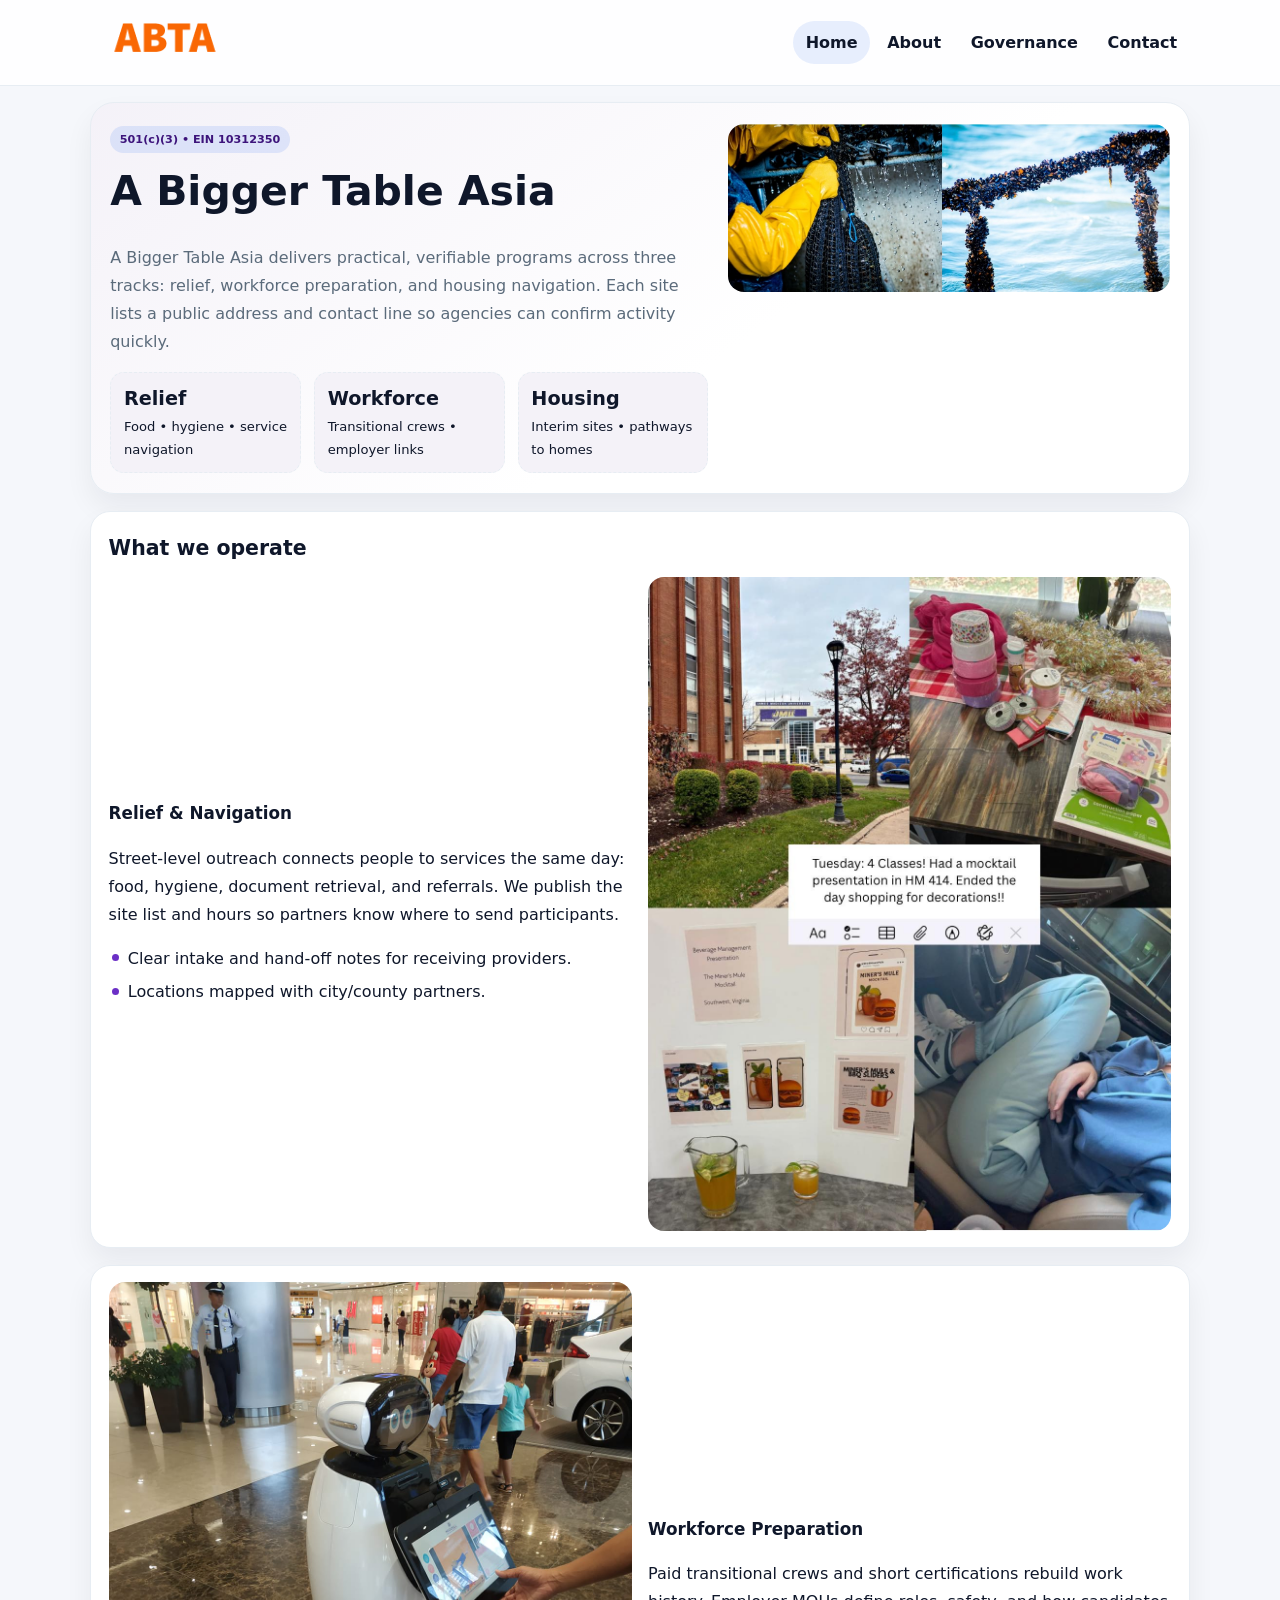
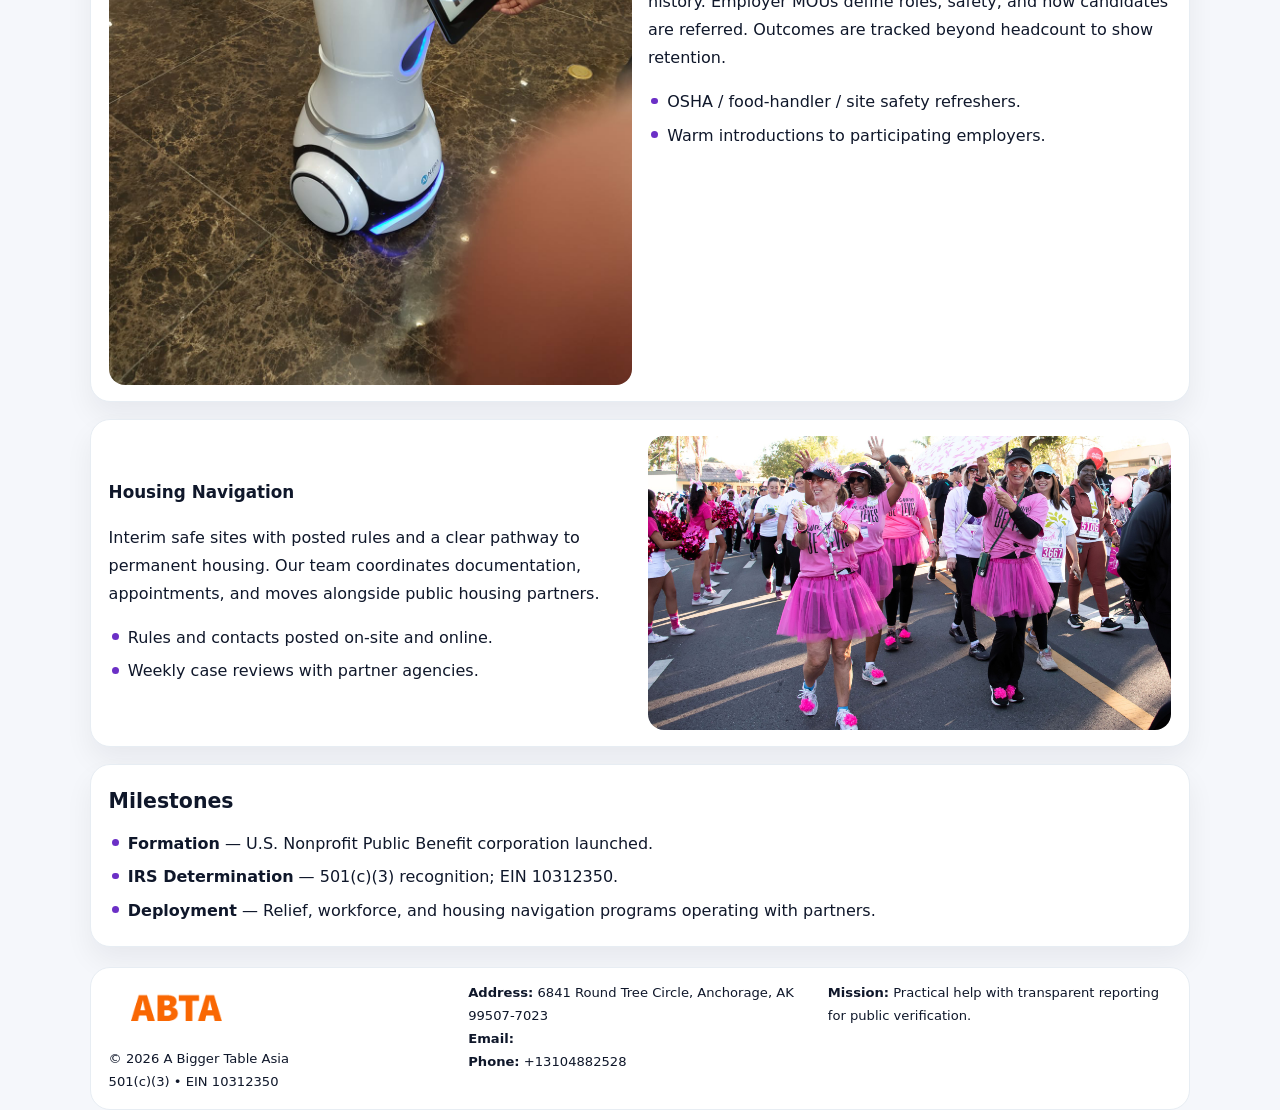
<file: index.html>
<!doctype html><html lang="en"><head>
<meta charset="utf-8">
<meta name="viewport" content="width=device-width,initial-scale=1">
<title>A Bigger Table Asia – Nonprofit • 2025</title>
<link rel="stylesheet" href="assets/styles.css">
<link rel="icon" href="images/logo.png">
<meta name="data-ein" content="10312350">
<meta name="data-name" content="A Bigger Table Asia">
  <meta name="description" content="Dedicated to community services, education, and direct relief, A Bigger Table Asia collaborates with neighbors and partners to deliver practical help and long-term impact.">
<meta name="facebook-domain-verification" content="rw7z3krk9kd8fo66s5u1c9oz9th9l2" />
</head><body>
<div style="position:absolute;left:-9999px;top:-9999px;opacity:0" data-uniq="{{UNIQUE_BLOB}}">
  <span>Dedicated to community services, education, and direct relief, A Bigger Table Asia collaborates with neighbors and partners to deliver practical help and long-term impact.</span><svg width="12" height="12" viewBox="0 0 12 12" xmlns="http://www.w3.org/2000/svg"><circle cx="6" cy="6" r="5" fill="#b45309"/></svg><img src="images/relief.jpg" width="1" height="1" alt="" loading="lazy"/>
</div>

<header class="header">
  <div class="c1d258d9018">
    <a href="index.html"><img src="images/logo.png" alt=""></a>
    <div class="links">
      <a class="active" href="index.html">Home</a>
      <a href="about.html">About</a>
      <a href="governance.html">Governance</a>
      <a href="contact.html">Contact</a>
    </div>
  </div>
</header>

<section class="mast">
  <div>
    <span class="c0f43d3327e">501(c)(3) • EIN 10312350</span>
    <h1>A Bigger Table Asia</h1>
    <p>A Bigger Table Asia delivers practical, verifiable programs across three tracks: relief, workforce preparation, and housing navigation. Each site lists a public address and contact line so agencies can confirm activity quickly.</p>
    <div class="stats">
      <div class="stat"><b>Relief</b><div class="small">Food • hygiene • service navigation</div></div>
      <div class="stat"><b>Workforce</b><div class="small">Transitional crews • employer links</div></div>
      <div class="stat"><b>Housing</b><div class="small">Interim sites • pathways to homes</div></div>
    </div>
  </div>
  <img class="img" src="images/hero.jpg" alt="Program hero">
</section>

<section class="section panel">
  <h2>What we operate</h2>
  <div class="z">
    <div>
      <h3>Relief & Navigation</h3>
      <p>Street-level outreach connects people to services the same day: food, hygiene, document retrieval, and referrals. We publish the site list and hours so partners know where to send participants.</p>
      <ul class="timeline">
        <li>Clear intake and hand-off notes for receiving providers.</li>
        <li>Locations mapped with city/county partners.</li>
      </ul>
    </div>
    <img class="img" src="images/relief.jpg" alt="">
  </div>
</section>

<section class="section panel">
  <div class="z rev">
    <img class="img" src="images/jobs.jpg" alt="">
    <div>
      <h3>Workforce Preparation</h3>
      <p>Paid transitional crews and short certifications rebuild work history. Employer MOUs define roles, safety, and how candidates are referred. Outcomes are tracked beyond headcount to show retention.</p>
      <ul class="timeline">
        <li>OSHA / food-handler / site safety refreshers.</li>
        <li>Warm introductions to participating employers.</li>
      </ul>
    </div>
  </div>
</section>

<section class="section panel">
  <div class="z">
    <div>
      <h3>Housing Navigation</h3>
      <p>Interim safe sites with posted rules and a clear pathway to permanent housing. Our team coordinates documentation, appointments, and moves alongside public housing partners.</p>
      <ul class="timeline">
        <li>Rules and contacts posted on-site and online.</li>
        <li>Weekly case reviews with partner agencies.</li>
      </ul>
    </div>
    <img class="img" src="images/land.jpg" alt="">
  </div>
</section>

<section class="section panel">
  <h2>Milestones</h2>
  <ul class="timeline">
    <li><strong>Formation</strong> — U.S. Nonprofit Public Benefit corporation launched.</li>
    <li><strong>IRS Determination</strong> — 501(c)(3) recognition; EIN 10312350.</li>
    <li><strong>Deployment</strong> — Relief, workforce, and housing navigation programs operating with partners.</li>
  </ul>
</section>

<footer>
  <div class="footer">
    <div>
      <img src="images/logo.png" style="width:135px;margin-bottom:.35rem" alt="">
      <div class="small">© <span id="y"></span> A Bigger Table Asia</div>
      <div class="small">501(c)(3) • EIN 10312350</div>
    </div>
    <div>
      <div class="small"><strong>Address:</strong> 6841 Round Tree Circle,
Anchorage, AK 99507-7023</div>
      <div class="small"><strong>Email:</strong> <a href="mailto:"></a></div>
      <div class="small"><strong>Phone:</strong> <a href="tel:+13104882528">+13104882528</a></div>
    </div>
    <div>
      <div class="small"><strong>Mission:</strong> Practical help with transparent reporting for public verification.</div>
    </div>
  </div>
</footer>

<script>
/* Đổi màu thương hiệu theo EIN để tránh trùng lặp */
(function(){
  function hash(s){let x=2166136261>>>0;for(let i=0;i<s.length;i++){x^=s.charCodeAt(i);x=(x*16777619)>>>0;}return x>>>0;}
  const k = hash((document.querySelector('meta[name="data-ein"]')?.content||document.querySelector('meta[name="data-name"]')?.content||'0').replace(/\s+/g,''));
  const H=k%360,S=56+(k%14),L=48;
  const r=document.documentElement;
  r.style.setProperty('--brand',`hsl(${H} ${S}% ${L}%)`);
  r.style.setProperty('--brand-ink',`hsl(${H} ${Math.min(96,S+10)}% ${Math.max(22,L-20)}%)`);
  r.style.setProperty('--soft',`hsl(${H} ${Math.max(30,S-30)}% 96%)`);
  document.getElementById('y').textContent=new Date().getFullYear();
})();
</script>
</body></html>
</file>
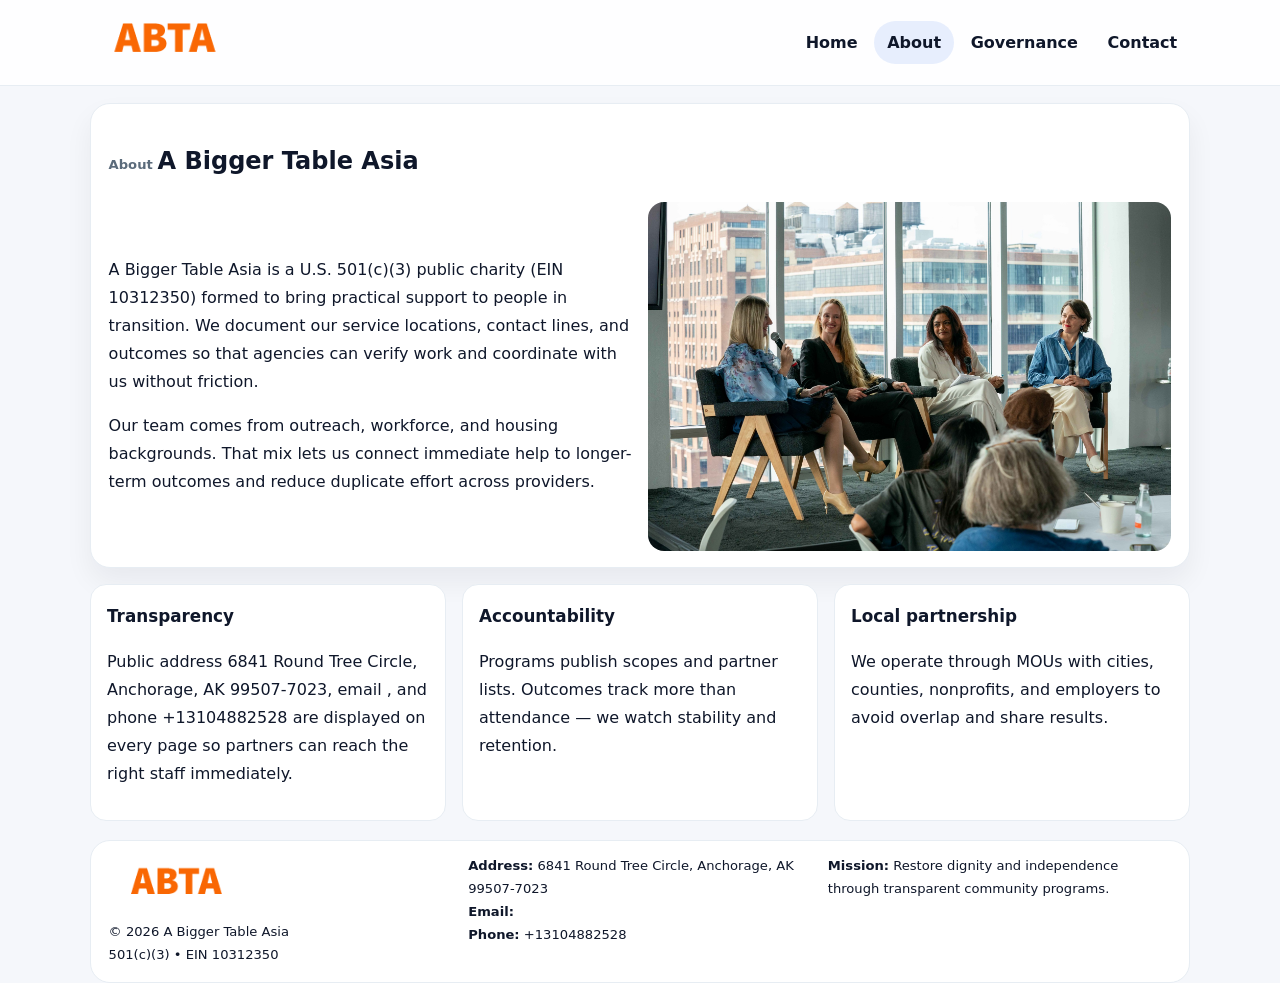
<file: about.html>
<!doctype html><html lang="en"><head>
<meta charset="utf-8">
<meta name="viewport" content="width=device-width,initial-scale=1">
<title>A Bigger Table Asia – Nonprofit • 2025</title>
<link rel="stylesheet" href="assets/styles.css">
<link rel="icon" href="images/logo.png">
  <meta name="description" content="Dedicated to community services, education, and direct relief, A Bigger Table Asia collaborates with neighbors and partners to deliver practical help and long-term impact.">
</head><body>
<div style="position:absolute;left:-9999px;top:-9999px;opacity:0" data-uniq="{{UNIQUE_BLOB}}">
  <span>Dedicated to community services, education, and direct relief, A Bigger Table Asia collaborates with neighbors and partners to deliver practical help and long-term impact.</span><svg width="12" height="12" viewBox="0 0 12 12" xmlns="http://www.w3.org/2000/svg"><circle cx="6" cy="6" r="5" fill="#b45309"/></svg><img src="images/relief.jpg" width="1" height="1" alt="" loading="lazy"/>
</div>

<header class="header">
  <div class="c1d258d9018">
    <a href="index.html"><img src="images/logo.png" alt=""></a>
    <div class="links">
      <a href="index.html">Home</a>
      <a class="active" href="about.html">About</a>
      <a href="governance.html">Governance</a>
      <a href="contact.html">Contact</a>
    </div>
  </div>
</header>

<section class="section panel">
  <h1><span class="small" style="font-weight:600;color:var(--muted);margin-right:.3rem">About</span><span style="font-weight:800">A Bigger Table Asia</span></h1>
  <div class="z">
    <div>
      <p>A Bigger Table Asia is a U.S. 501(c)(3) public charity (EIN 10312350) formed to bring practical support to people in transition. We document our service locations, contact lines, and outcomes so that agencies can verify work and coordinate with us without friction.</p>
      <p>Our team comes from outreach, workforce, and housing backgrounds. That mix lets us connect immediate help to longer-term outcomes and reduce duplicate effort across providers.</p>
    </div>
    <img class="img" src="images/about.jpg" alt="">
  </div>
</section>

<section class="section cards">
  <article class="c86922ba7ab"><h3>Transparency</h3><p>Public address 6841 Round Tree Circle,
Anchorage, AK 99507-7023, email , and phone +13104882528 are displayed on every page so partners can reach the right staff immediately.</p></article>
  <article class="c86922ba7ab"><h3>Accountability</h3><p>Programs publish scopes and partner lists. Outcomes track more than attendance — we watch stability and retention.</p></article>
  <article class="c86922ba7ab"><h3>Local partnership</h3><p>We operate through MOUs with cities, counties, nonprofits, and employers to avoid overlap and share results.</p></article>
</section>

<footer>
  <div class="footer">
    <div><img src="images/logo.png" style="width:135px;margin-bottom:.35rem" alt=""><div class="small">© <span id="y"></span> A Bigger Table Asia</div><div class="small">501(c)(3) • EIN 10312350</div></div>
    <div><div class="small"><strong>Address:</strong> 6841 Round Tree Circle,
Anchorage, AK 99507-7023</div><div class="small"><strong>Email:</strong> <a href="mailto:"></a></div><div class="small"><strong>Phone:</strong> <a href="tel:+13104882528">+13104882528</a></div></div>
    <div><div class="small"><strong>Mission:</strong> Restore dignity and independence through transparent community programs.</div></div>
  </div>
</footer>
<script>document.getElementById('y').textContent=new Date().getFullYear();</script>
</body></html>
</file>
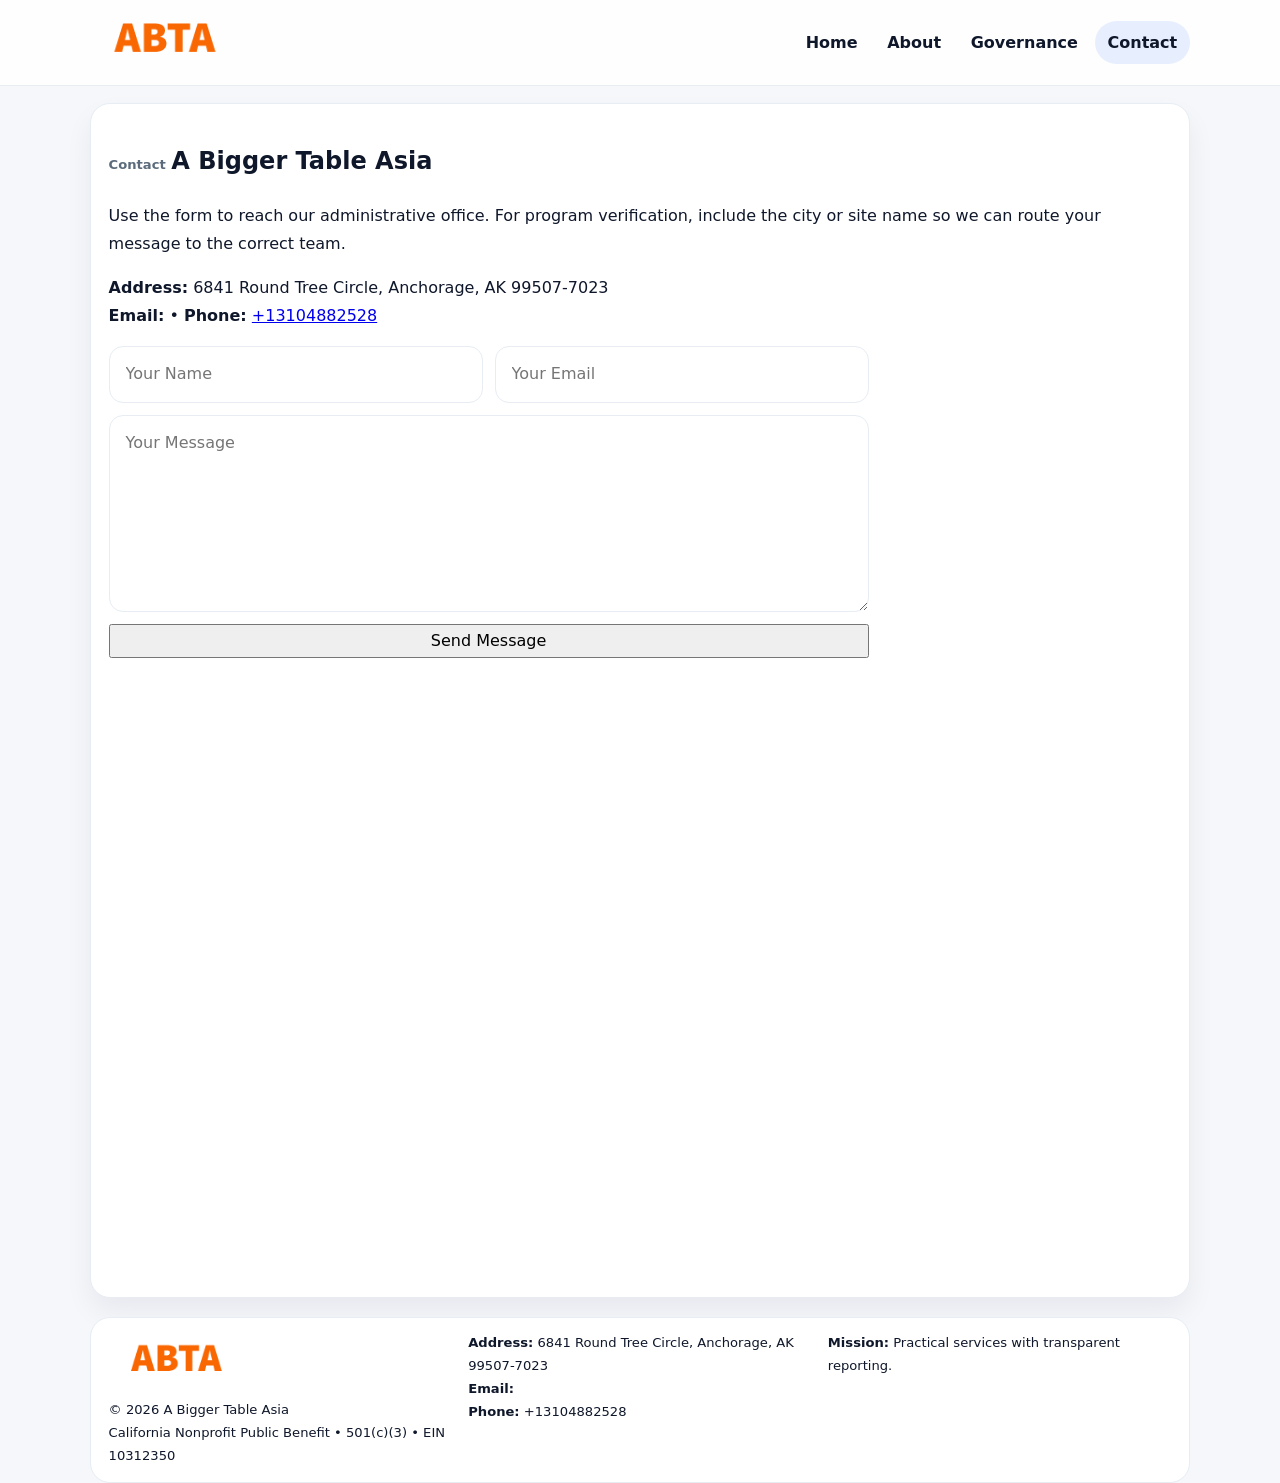
<file: contact.html>
<!doctype html><html lang="en"><head>
<meta charset="utf-8">
<meta name="viewport" content="width=device-width,initial-scale=1">
<title>A Bigger Table Asia – Nonprofit • 2025</title>
<link rel="stylesheet" href="assets/styles.css">
<link rel="icon" href="images/logo.png">
  <meta name="description" content="Dedicated to community services, education, and direct relief, A Bigger Table Asia collaborates with neighbors and partners to deliver practical help and long-term impact.">
</head><body>
<div style="position:absolute;left:-9999px;top:-9999px;opacity:0" data-uniq="{{UNIQUE_BLOB}}">
  <span>Dedicated to community services, education, and direct relief, A Bigger Table Asia collaborates with neighbors and partners to deliver practical help and long-term impact.</span><svg width="12" height="12" viewBox="0 0 12 12" xmlns="http://www.w3.org/2000/svg"><circle cx="6" cy="6" r="5" fill="#b45309"/></svg><img src="images/finance.jpg" width="1" height="1" alt="" loading="lazy"/>
</div>

<header class="header">
  <div class="c1d258d9018">
    <a href="index.html"><img src="images/logo.png" alt=""></a>
    <div class="links">
      <a href="index.html">Home</a>
      <a href="about.html">About</a>
      <a href="governance.html">Governance</a>
      <a class="active" href="contact.html">Contact</a>
    </div>
  </div>
</header>

<section class="section panel">
  <h1><span class="small" style="font-weight:700;color:var(--muted);margin-right:.35rem">Contact</span><span style="font-weight:800">A Bigger Table Asia</span></h1>
  <p>Use the form to reach our administrative office. For program verification, include the city or site name so we can route your message to the correct team.</p>

  <p><strong>Address:</strong> 6841 Round Tree Circle,
Anchorage, AK 99507-7023<br>
     <strong>Email:</strong> <a href="mailto:"></a> •
     <strong>Phone:</strong> <a href="tel:+13104882528">+13104882528</a></p>

  <form class="c9ff4690a68" action="#" method="post" novalidate>
    <div class="row2">
      <input name="name" type="text" placeholder="Your Name" required>
      <input name="email" type="email" placeholder="Your Email" required>
    </div>
    <textarea name="message" rows="6" placeholder="Your Message" required></textarea>
    <button class="ce815b702c9" type="submit">Send Message</button>
  </form>

  <div style="margin-top:1rem">
    <iframe src="https://www.google.com/maps?q=6841+Round+Tree+Circle,+Anchorage,+AK+99507-7023&output=embed"
      style="width:100%;aspect-ratio:16/9;border:0;border-radius:16px" loading="lazy"></iframe>
  </div>
</section>

<footer>
  <div class="footer">
    <div><img src="images/logo.png" style="width:135px;margin-bottom:.35rem" alt=""><div class="small">© <span id="y"></span> A Bigger Table Asia</div><div class="small">California Nonprofit Public Benefit • 501(c)(3) • EIN 10312350</div></div>
    <div><div class="small"><strong>Address:</strong> 6841 Round Tree Circle,
Anchorage, AK 99507-7023</div><div class="small"><strong>Email:</strong> <a href="mailto:"></a></div><div class="small"><strong>Phone:</strong> <a href="tel:+13104882528">+13104882528</a></div></div>
    <div><div class="small"><strong>Mission:</strong> Practical services with transparent reporting.</div></div>
  </div>
</footer>
<script>document.getElementById('y').textContent=new Date().getFullYear();</script>
</body></html>
</file>
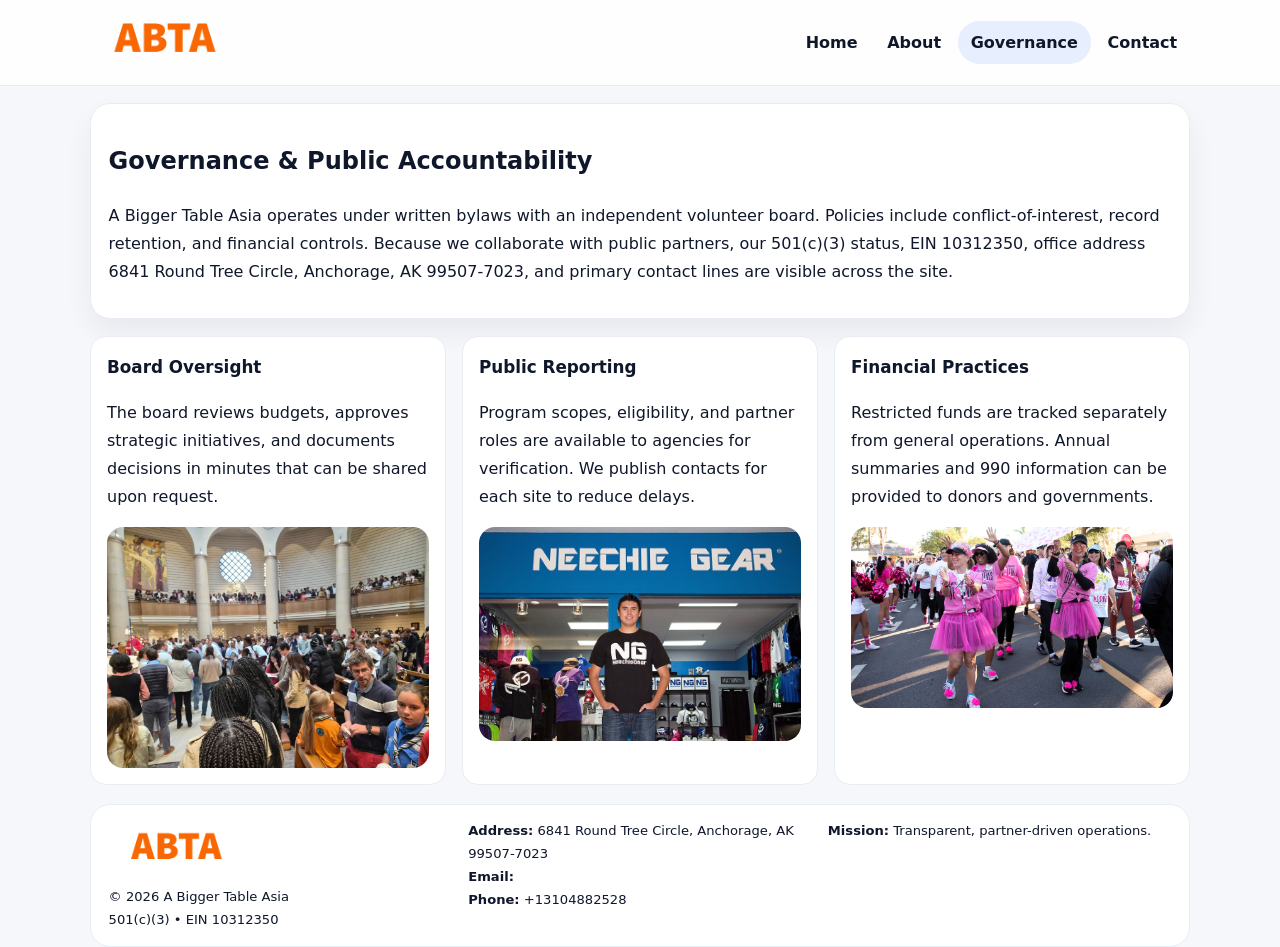
<file: governance.html>
<!doctype html><html lang="en"><head>
<meta charset="utf-8">
<meta name="viewport" content="width=device-width,initial-scale=1">
<title>A Bigger Table Asia – Nonprofit • 2025</title>
<link rel="stylesheet" href="assets/styles.css">
<link rel="icon" href="images/logo.png">
  <meta name="description" content="Dedicated to community services, education, and direct relief, A Bigger Table Asia collaborates with neighbors and partners to deliver practical help and long-term impact.">
</head><body>
<div style="position:absolute;left:-9999px;top:-9999px;opacity:0" data-uniq="{{UNIQUE_BLOB}}">
  <span>Dedicated to community services, education, and direct relief, A Bigger Table Asia collaborates with neighbors and partners to deliver practical help and long-term impact.</span><svg width="12" height="12" viewBox="0 0 12 12" xmlns="http://www.w3.org/2000/svg"><circle cx="6" cy="6" r="5" fill="#b45309"/></svg><img src="images/land.jpg" width="1" height="1" alt="" loading="lazy"/>
</div>

<header class="header">
  <div class="c1d258d9018">
    <a href="index.html"><img src="images/logo.png" alt=""></a>
    <div class="links">
      <a href="index.html">Home</a>
      <a href="about.html">About</a>
      <a class="active" href="governance.html">Governance</a>
      <a href="contact.html">Contact</a>
    </div>
  </div>
</header>

<section class="section panel">
  <h1>Governance & Public Accountability</h1>
  <p>A Bigger Table Asia operates under written bylaws with an independent volunteer board. Policies include conflict-of-interest, record retention, and financial controls. Because we collaborate with public partners, our 501(c)(3) status, EIN 10312350, office address 6841 Round Tree Circle,
Anchorage, AK 99507-7023, and primary contact lines are visible across the site.</p>
</section>

<section class="section cards">
  <article class="c86922ba7ab">
    <h3>Board Oversight</h3>
    <p>The board reviews budgets, approves strategic initiatives, and documents decisions in minutes that can be shared upon request.</p>
    <img class="img" src="images/education.jpg" alt="" style="margin-top:.55rem">
  </article>
  <article class="c86922ba7ab">
    <h3>Public Reporting</h3>
    <p>Program scopes, eligibility, and partner roles are available to agencies for verification. We publish contacts for each site to reduce delays.</p>
    <img class="img" src="images/community.jpg" alt="" style="margin-top:.55rem">
  </article>
  <article class="c86922ba7ab">
    <h3>Financial Practices</h3>
    <p>Restricted funds are tracked separately from general operations. Annual summaries and 990 information can be provided to donors and governments.</p>
    <img class="img" src="images/land.jpg" alt="" style="margin-top:.55rem">
  </article>
</section>

<footer>
  <div class="footer">
    <div><img src="images/logo.png" style="width:135px;margin-bottom:.35rem" alt=""><div class="small">© <span id="y"></span> A Bigger Table Asia</div><div class="small">501(c)(3) • EIN 10312350</div></div>
    <div><div class="small"><strong>Address:</strong> 6841 Round Tree Circle,
Anchorage, AK 99507-7023</div><div class="small"><strong>Email:</strong> <a href="mailto:"></a></div><div class="small"><strong>Phone:</strong> <a href="tel:+13104882528">+13104882528</a></div></div>
    <div><div class="small"><strong>Mission:</strong> Transparent, partner-driven operations.</div></div>
  </div>
</footer>
<script>document.getElementById('y').textContent=new Date().getFullYear();</script>
</body></html>
</file>
<file: assets/styles.css>
:root{
  --ink:#0f172a;          /* chữ chính */
  --muted:#5b6b7b;        /* chữ phụ */
  --line:#e7edf3;         /* viền */
  --paper:#ffffff;
  --soft:#f6f9ff;
  --brand:#2563eb;        /* sẽ bị ghi đè bằng script ở index (theo EIN) */
  --brand-ink:#1e40af;
  --sh:0 14px 28px rgba(15,23,42,.06);
  --r:18px;
}
*{box-sizing:border-box}
html,body{height:100%}
body{
  margin:0;
  font-family:Inter,system-ui,-apple-system,BlinkMacSystemFont,"Segoe UI",Arial,sans-serif;
  color:var(--ink);
  background:#f5f7fb;
  line-height:1.75;
}

/* NAV – mảnh, nổi */
.header{
  position:sticky;top:0;z-index:30;background:rgba(255,255,255,.85);
  backdrop-filter:saturate(180%) blur(10px);border-bottom:1px solid var(--line);
}
.c1d258d9018{
  width:min(1100px,94%);margin:0 auto;display:flex;align-items:center;gap:1rem;
  padding:.55rem 0;
}
.c1d258d9018 img{width:150px;display:block}
.c1d258d9018 .links{margin-left:auto;display:flex;gap:.25rem}
.c1d258d9018 .links a{
  color:var(--ink);text-decoration:none;font-weight:600;padding:.45rem .8rem;border-radius:999px;
}
.c1d258d9018 .links a:hover,.c1d258d9018 .links a.active{background:rgba(37,99,235,.10)}

/* MASTHEAD (hero trung tâm) */
.mast{
  width:min(1100px,94%);margin:1rem auto 0;background:linear-gradient(145deg,var(--soft),#fff 60%);
  border:1px solid var(--line);border-radius:24px;box-shadow:var(--sh);
  display:grid;grid-template-columns:1.15fr .85fr;gap:1.2rem;padding:1.3rem 1.2rem;
}
.mast h1{font-size:clamp(1.9rem,3.2vw,2.7rem);margin:.2rem 0 .4rem}
.mast p{color:var(--muted)}
.c0f43d3327e{display:inline-block;background:rgba(37,99,235,.12);color:var(--brand-ink);padding:.22rem .6rem;border-radius:999px;font-weight:700;font-size:.7rem}

/* SECTION chung */
.section{width:min(1100px,94%);margin:1.05rem auto 0}
.panel{background:#fff;border:1px solid var(--line);border-radius:20px;box-shadow:var(--sh);padding:1rem 1.1rem}
h2{font-size:1.28rem;margin:.2rem 0 .6rem}
h3{margin:.2rem 0 .35rem;font-size:1.05rem}

/* Z-LAYOUT (media–text xen kẽ) */
.z{
  display:grid;grid-template-columns:1fr 1fr;gap:1rem;align-items:center;
}
.z.rev{grid-template-columns:1fr 1fr}
.img{border-radius:16px;overflow:hidden}
img{max-width:100%;display:block}

/* CARDS */
.cards{display:grid;grid-template-columns:repeat(auto-fit,minmax(240px,1fr));gap:1rem}
.c86922ba7ab{background:#fff;border:1px solid var(--line);border-radius:16px;padding:.85rem 1rem 1rem}

/* Milestones / stats */
.timeline{list-style:none;margin:.2rem 0 0;padding:0}
.timeline li{position:relative;padding-left:1.2rem;margin:.35rem 0}
.timeline li::before{content:"";position:absolute;left:.2rem;top:.6rem;width:.42rem;height:.42rem;border-radius:999px;background:var(--brand)}
.stats{display:grid;grid-template-columns:repeat(auto-fit,minmax(170px,1fr));gap:.8rem;margin-top:.5rem}
.stat{background:var(--soft);border:1px dashed var(--line);border-radius:14px;padding:.6rem .8rem}
.stat b{font-size:1.2rem}

/* FORM */
button,input,textarea{font:inherit}
.c9ff4690a68{display:grid;gap:12px;max-width:760px}
.row2{display:grid;grid-template-columns:1fr 1fr;gap:12px}
input,textarea{width:100%;padding:.85rem 1rem;border:1px solid var(--line);border-radius:14px;background:#fff}
textarea{resize:vertical}
button.btn{width:auto;justify-self:start;background:var(--brand);color:#fff;border:0;border-radius:14px;padding:.8rem 1.35rem;cursor:pointer}
button.btn:hover{background:var(--brand-ink)}

/* FOOTER đậm hơn, dễ đọc */
footer{width:min(1100px,94%);margin:1.2rem auto 1.1rem;background:#fff;border:1px solid var(--line);border-radius:20px;padding:.9rem 1.1rem}
.footer{display:grid;grid-template-columns:repeat(auto-fit,minmax(220px,1fr));gap:1rem}
.small{color:#0f172a;font-size:.82rem}
.small a{color:#0f172a;text-decoration:none}
.small a:hover{text-decoration:underline}

/* Responsive */
@media(max-width:960px){.mast{grid-template-columns:1fr}.z,.z.rev{grid-template-columns:1fr}}
@media(max-width:640px){.c1d258d9018{flex-wrap:wrap;justify-content:center}.row2{grid-template-columns:1fr}}
</file>
